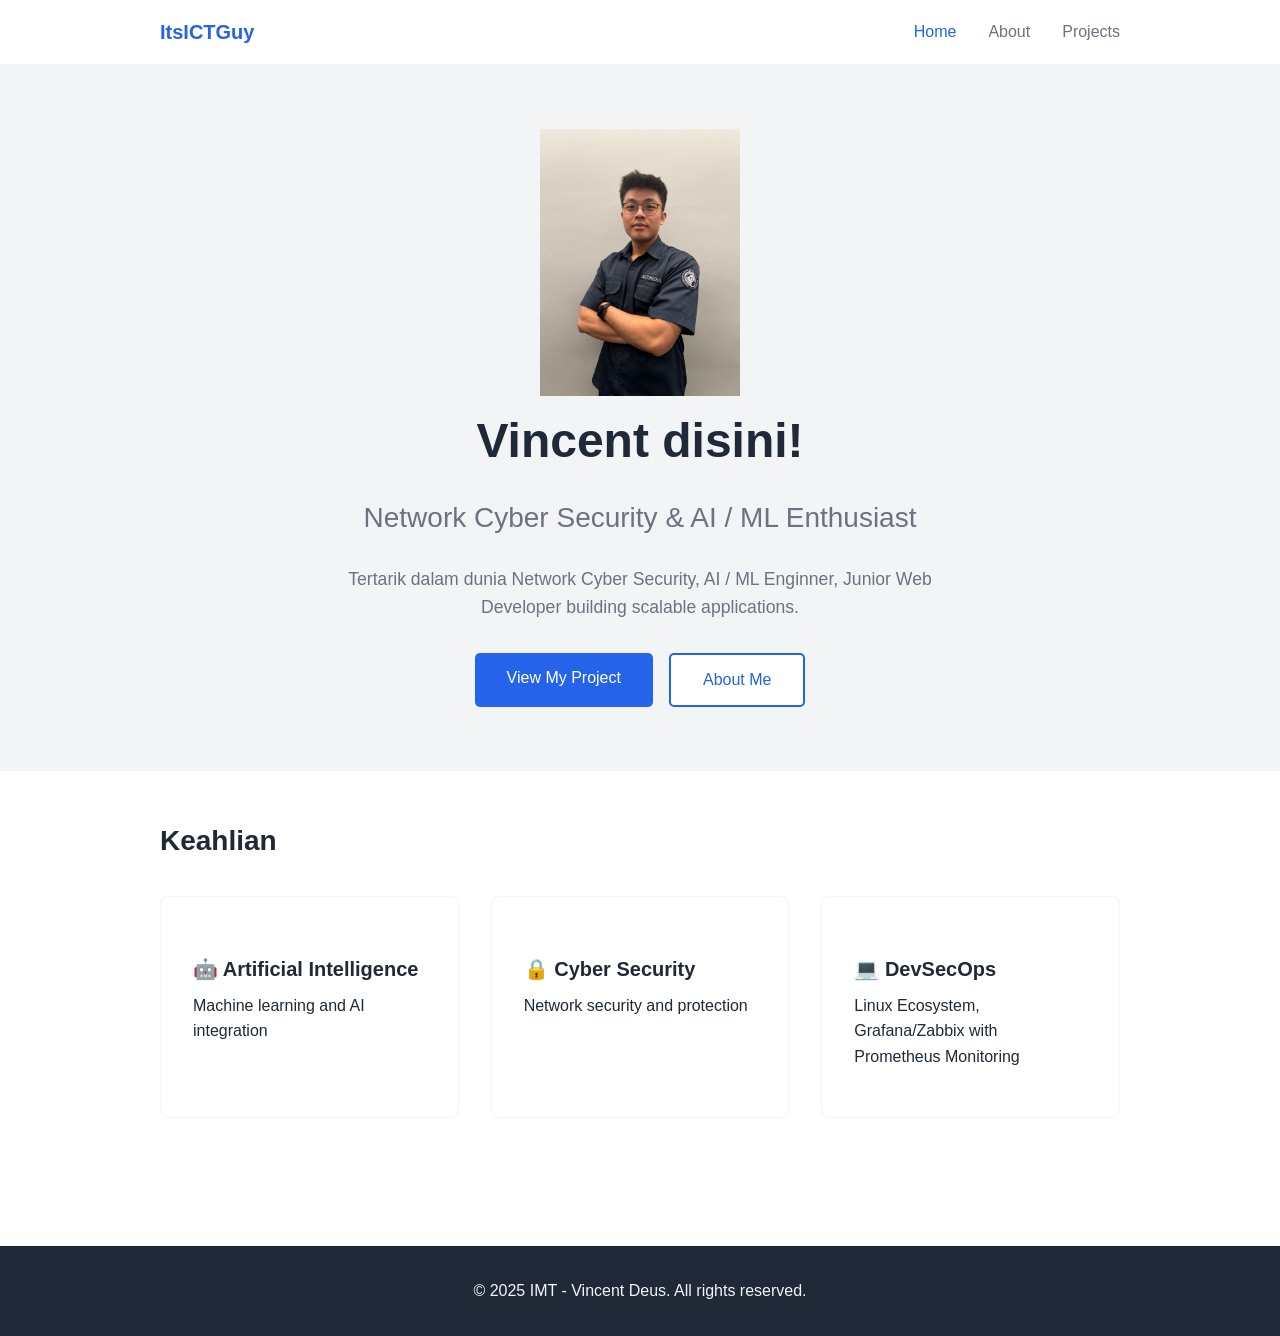
<file: index.html>
<!DOCTYPE html>
<html lang="id">
<head>
    <meta charset="UTF-8">
    <meta name="viewport" content="width=device-width, initial-scale=1.0">
    <title>Vincent - Portfolio</title>
    <link rel="stylesheet" href="style.css">
</head>
<body>
    <nav>
        <div class="container">
            <h3>ItsICTGuy</h3>
            <ul>
                <li><a href="index.html" class="active">Home</a></li>
                <li><a href="about.html">About</a></li>
                <li><a href="projects.html">Projects</a></li>
            </ul>
        </div>
    </nav>
    <section class="hero">
        <div class="container">
            <div>
                <picture>
                    <img src="vincent.jpg" alt="Profile picture" class="ppclass">
                </picture>
            </div>
            <h1>Vincent disini!</h1>
            <h2>Network Cyber Security & AI / ML Enthusiast</h2>
            <p>Tertarik dalam dunia Network Cyber Security, AI / ML Enginner, Junior Web Developer building scalable applications.</p>
            <div class="buttons">
                <a href="projects.html" class="btn">View My Project</a>
                <a href="about.html" class="btn btn-outline">About Me</a>
            </div>
        </div>
    </section>
    <section>
        <div class="container">
            <h2>Keahlian</h2>
            <div class="grid">
                <div class="card">
                    <h3>🤖 Artificial Intelligence</h3>
                    <p>Machine learning and AI integration</p>
                </div>
                <div class="card">
                    <h3>🔒 Cyber Security</h3>
                    <p>Network security and protection</p>
                </div>
                <div class="card">
                    <h3>💻 DevSecOps</h3>
                    <p>Linux Ecosystem, Grafana/Zabbix with Prometheus Monitoring</p>
                </div>
            </div>
        </div>
    </section>
    <footer>
        <div class="container">
            <p>&copy; 2025 IMT - Vincent Deus. All rights reserved.</p>
        </div>
    </footer>
</body>

</html>
</file>
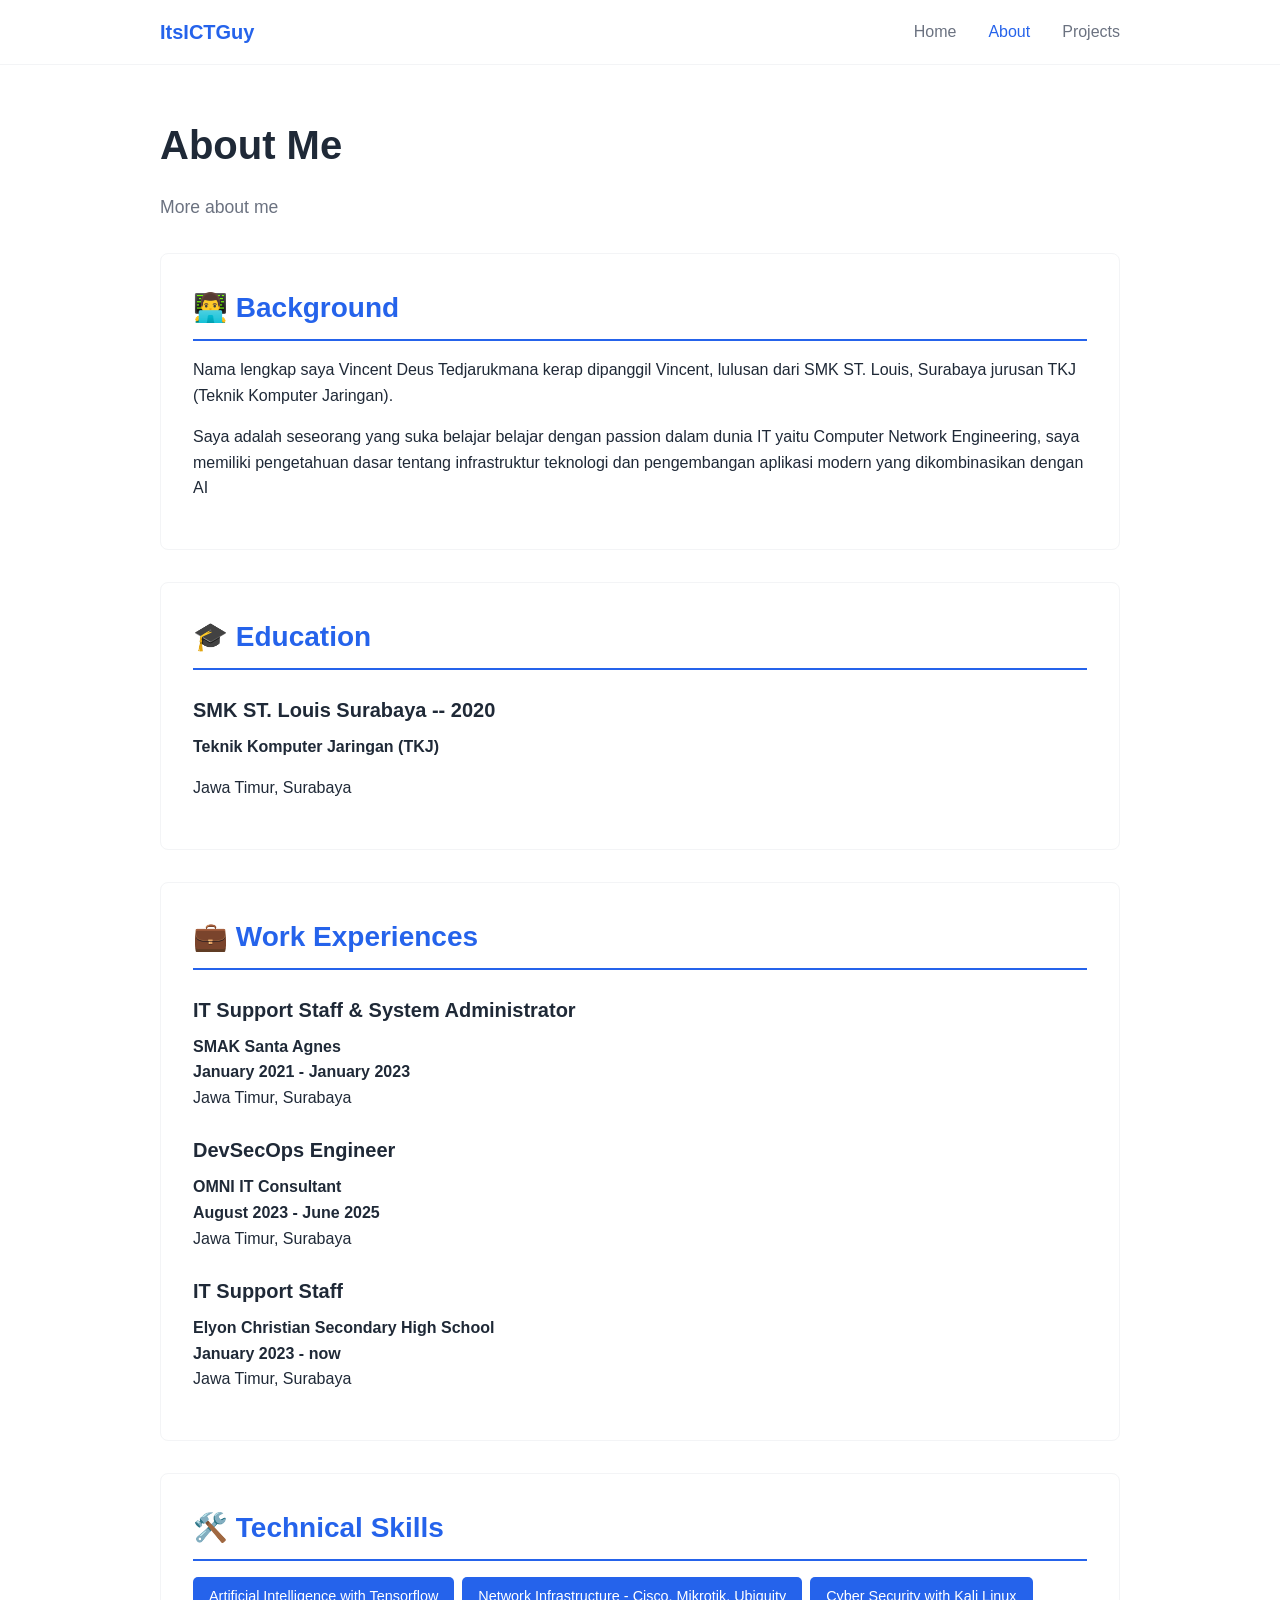
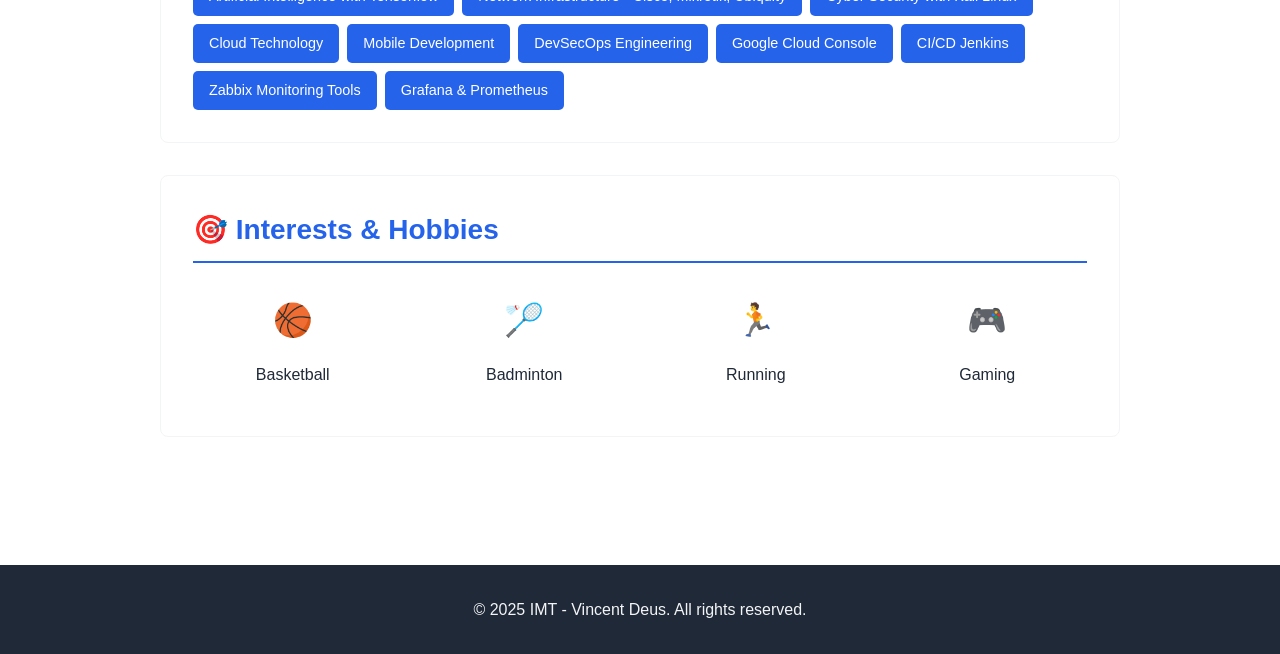
<file: about.html>
<!DOCTYPE html>
<html lang="id">
<head>
    <meta charset="UTF-8">
    <meta name="viewport" content="width=device-width, initial-scale=1.0">
    <title>About - Vincent Portfolio</title>
    <link rel="stylesheet" href="style.css">
</head>
<body>
    <nav>
        <div class="container">
            <h3>ItsICTGuy</h3>
            <ul>
                <li><a href="index.html">Home</a></li>
                <li><a href="about.html" class="active">About</a></li>
                <li><a href="projects.html">Projects</a></li>
            </ul>
        </div>
    </nav>

    <section>
        <div class="container">
            <h1>About Me</h1>
            <p class="subtitle">More about me</p>

            <div class="card">
                <h2>👨‍💻 Background</h2>
                <p>Nama lengkap saya Vincent Deus Tedjarukmana kerap dipanggil Vincent, lulusan dari SMK ST. Louis, Surabaya jurusan TKJ (Teknik Komputer Jaringan).</p>
                <p>Saya adalah seseorang yang suka belajar belajar dengan passion dalam dunia IT yaitu Computer Network Engineering, saya memiliki pengetahuan dasar tentang infrastruktur teknologi dan pengembangan aplikasi modern yang dikombinasikan dengan AI</p>
            </div>

            <div class="card">
                <h2>🎓 Education</h2>
                <h3>SMK ST. Louis Surabaya -- 2020</h3>
                <p><strong>Teknik Komputer Jaringan (TKJ)</strong></p>
                <p>Jawa Timur, Surabaya</p>
            </div>

            <div class="card">
                <h2>💼 Work Experiences</h2>
                <h3>IT Support Staff & System Administrator</h3>
                <h4><strong>SMAK Santa Agnes</strong></h4>
                <h4><strong>January 2021 - January 2023</strong></h4>
                <p>Jawa Timur, Surabaya</p>
                <h3>DevSecOps Engineer</h3>
                <h4><strong>OMNI IT Consultant</strong></h4>
                <h4><strong>August 2023 - June 2025</strong></h4>
                <p>Jawa Timur, Surabaya</p>
                <h3>IT Support Staff</h3>
                <h4><strong>Elyon Christian Secondary High School</strong></h4>
                <h4><strong>January 2023 - now</strong></h4>
                <p>Jawa Timur, Surabaya</p>
            </div>

            <div class="card">
                <h2>🛠️ Technical Skills</h2>
                               
                <div class="tags">
                    <span>Artificial Intelligence with Tensorflow</span>
                    <span>Network Infrastructure - Cisco, Mikrotik, Ubiquity</span>
                    <span>Cyber Security with Kali Linux</span>
                    <span>Cloud Technology</span>
                    <span>Mobile Development</span>
                    <span>DevSecOps Engineering</span>
                    <span>Google Cloud Console</span>
                    <span>CI/CD Jenkins</span>
                    <span>Zabbix Monitoring Tools</span>
                    <span>Grafana & Prometheus</span>
                </div>
            </div>

            <div class="card">
                <h2>🎯 Interests & Hobbies</h2>
                <div class="grid grid-4">
                    <div class="text-center">
                        <p class="interests-item">🏀</p>
                        <p>Basketball</p>
                    </div>
                    <div class="text-center">
                        <p class="interests-item">🏸</p>
                        <p>Badminton</p>
                    </div>
                    <div class="text-center">
                        <p class="interests-item">🏃</p>
                        <p>Running</p>
                    </div>
                    <div class="text-center">
                        <p class="interests-item">🎮</p>
                        <p>Gaming</p>
                    </div>
                </div>
            </div>
        </div>
    </section>

    <footer>
        <div class="container">
            <p>&copy; 2025 IMT - Vincent Deus. All rights reserved.</p>
        </div>
    </footer>
</body>

</html>
</file>
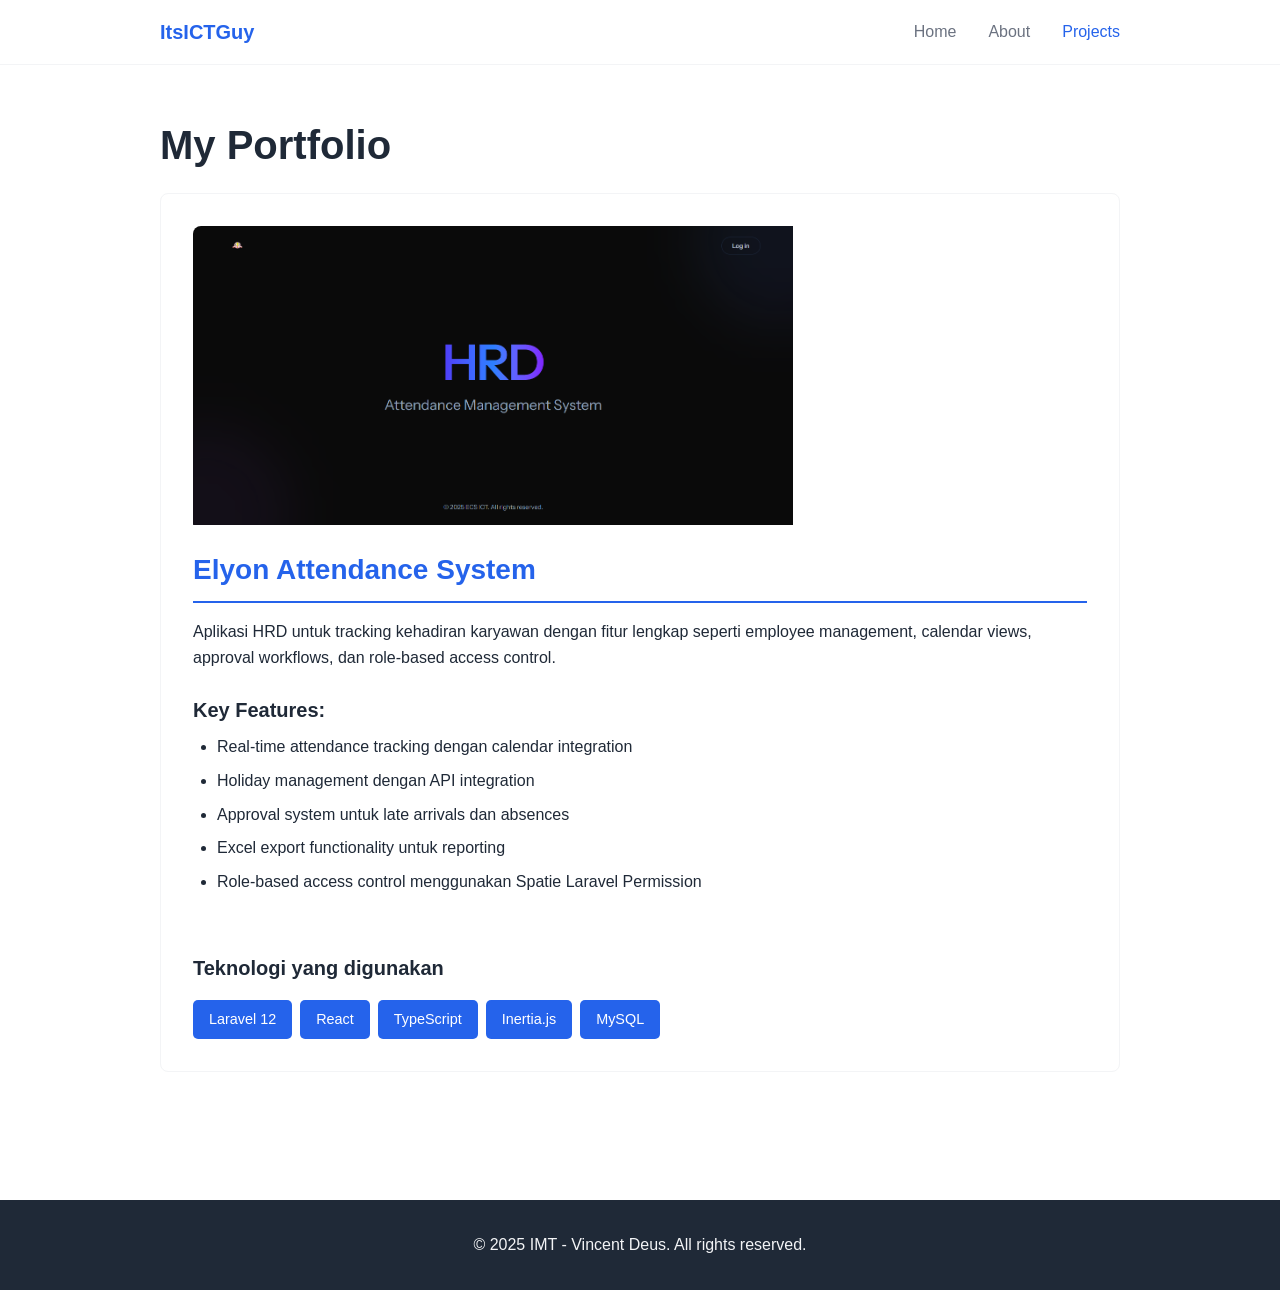
<file: projects.html>
<!DOCTYPE html>
<html lang="id">
<head>
    <meta charset="UTF-8">
    <meta name="viewport" content="width=device-width, initial-scale=1.0">
    <title>Projects - Vincent</title>
    <link rel="stylesheet" href="style.css">
</head>
<body>
    <nav>
        <div class="container">
            <h3>ItsICTGuy</h3>
            <ul>
                <li><a href="index.html">Home</a></li>
                <li><a href="about.html">About</a></li>
                <li><a href="projects.html" class="active">Projects</a></li>
            </ul>
        </div>
    </nav>
    <section>
        <div class="container">
            <h1>My Portfolio</h1>
            <div class="card">
                <div class="project-image">
                    <img class="image-projects" src="project.png" alt="Attendance Website">
                </div>
                <h2>Elyon Attendance System</h2>
                <p>Aplikasi HRD untuk tracking kehadiran karyawan dengan fitur lengkap seperti employee management, calendar views, approval workflows, dan role-based access control.</p>
                <h3>Key Features:</h3>
                <ul>
                    <li>Real-time attendance tracking dengan calendar integration</li>
                    <li>Holiday management dengan API integration</li>
                    <li>Approval system untuk late arrivals dan absences</li>
                    <li>Excel export functionality untuk reporting</li>
                    <li>Role-based access control menggunakan Spatie Laravel Permission</li>
                </ul>
                <br>
                <h3>Teknologi yang digunakan</h3>
                <div class="tags">
                    <span>Laravel 12</span>
                    <span>React</span>
                    <span>TypeScript</span>
                    <span>Inertia.js</span>
                    <span>MySQL</span>
                </div>
            </div>
        </div>
    </section>
    <footer>
        <div class="container">
            <p>&copy; 2025 IMT - Vincent Deus. All rights reserved.</p>
        </div>
    </footer>
</body>

</html>
</file>
<file: style.css>
* {
    margin: 0;
    padding: 0;
    box-sizing: border-box;
}

body {
    font-family: 'Segoe UI', Tahoma, Geneva, Verdana, sans-serif;
    line-height: 1.6;
    color: #1f2937;
    background: #ffffff;
}

.container {
    max-width: 1000px;
    margin: 0 auto;
    padding: 0 20px;
}

h1 {
    font-size: 2.5rem;
    margin-bottom: 1rem;
    color: #1f2937;
}

h2 {
    font-size: 1.75rem;
    margin-bottom: 1rem;
    color: #1f2937;
}

h3 {
    font-size: 1.25rem;
    margin-bottom: 0.5rem;
    color: #1f2937;
}

p {
    margin-bottom: 1rem;
    color: #6b7280;
}

.subtitle {
    font-size: 1.1rem;
    color: #6b7280;
    margin-bottom: 2rem;
}

nav {
    background: #ffffff;
    border-bottom: 1px solid #f3f4f6;
    padding: 1rem 0;
}

nav .container {
    display: flex;
    justify-content: space-between;
    align-items: center;
}

nav h3 {
    color: #2563eb;
    margin: 0;
}

nav ul {
    display: flex;
    list-style: none;
    gap: 2rem;
}

nav a {
    text-decoration: none;
    color: #6b7280;
    font-weight: 500;
}

nav a:hover,
nav a.active {
    color: #2563eb;
}

section {
    padding: 3rem 0;
}

.hero {
    background: #f3f4f6;
    text-align: center;
    padding: 4rem 0;
}

.hero h1 {
    font-size: 3rem;
}

.hero h2 {
    color: #6b7280;
    font-weight: 400;
    margin-bottom: 1.5rem;
}

.hero p {
    max-width: 600px;
    margin: 0 auto 2rem;
    font-size: 1.1rem;
}

.buttons {
    display: flex;
    gap: 1rem;
    justify-content: center;
}

.btn {
    display: inline-block;
    padding: 0.75rem 2rem;
    background: #2563eb;
    color: #ffffff;
    text-decoration: none;
    border-radius: 5px;
    font-weight: 500;
}

.btn:hover {
    background: #1e40af;
}

.btn-outline {
    background: #ffffff;
    color: #2563eb;
    border: 2px solid #2563eb;
}

.btn-outline:hover {
    background: #2563eb;
    color: #ffffff;
}

.grid {
    display: grid;
    grid-template-columns: repeat(auto-fit, minmax(250px, 1fr));
    gap: 2rem;
    margin-top: 2rem;
}

.grid-4 {
    grid-template-columns: repeat(auto-fit, minmax(150px, 1fr));
}

.card {
    background: #ffffff;
    padding: 2rem;
    border-radius: 8px;
    border: 1px solid #f3f4f6;
    margin-bottom: 2rem;
}

.card h2 {
    color: #2563eb;
    border-bottom: 2px solid #2563eb;
    padding-bottom: 0.5rem;
    margin-bottom: 1rem;
}

.card h3 {
    color: #1f2937;
    margin-top: 1.5rem;
}

.card p {
    color: #1f2937;
}

.card ul {
    margin-left: 1.5rem;
    color: #1f2937;
}

.card ul li {
    margin-bottom: 0.5rem;
}

.tags {
    display: flex;
    flex-wrap: wrap;
    gap: 0.5rem;
    margin-top: 1rem;
}

.tags span {
    background: #2563eb;
    color: #ffffff;
    padding: 0.5rem 1rem;
    border-radius: 5px;
    font-size: 0.9rem;
}

.project-image {
    margin-bottom: 1rem;
    border-radius: 8px;
    overflow: hidden;
}

.text-center {
    text-align: center;
}

footer {
    background: #1f2937;
    color: #ffffff;
    text-align: center;
    padding: 2rem 0;
    margin-top: 3rem;
}

footer p {
    color: #f3f4f6;
    margin: 0;
}

.image-projects {
    width: 600px;
}

.interests-item {
    font-size: 2rem;
}

.ppclass {
    width: 200px;
}
</file>
